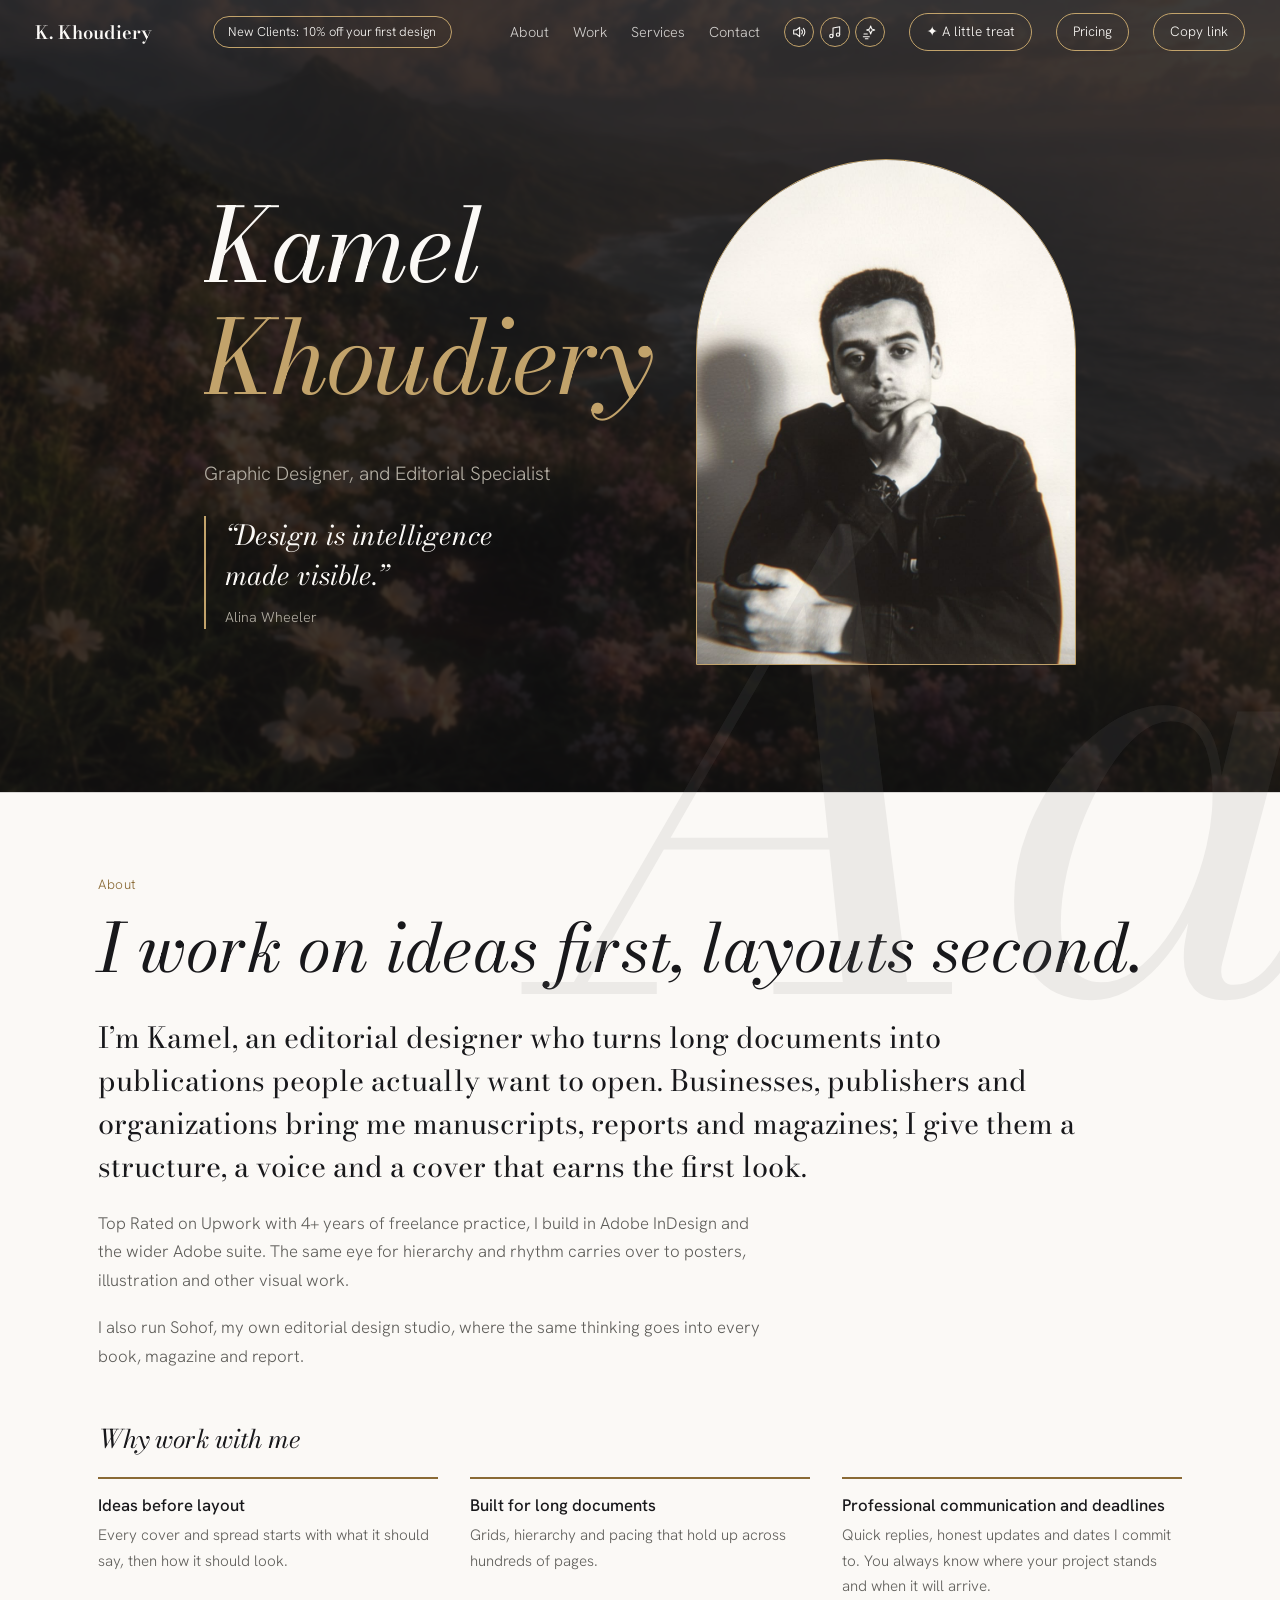
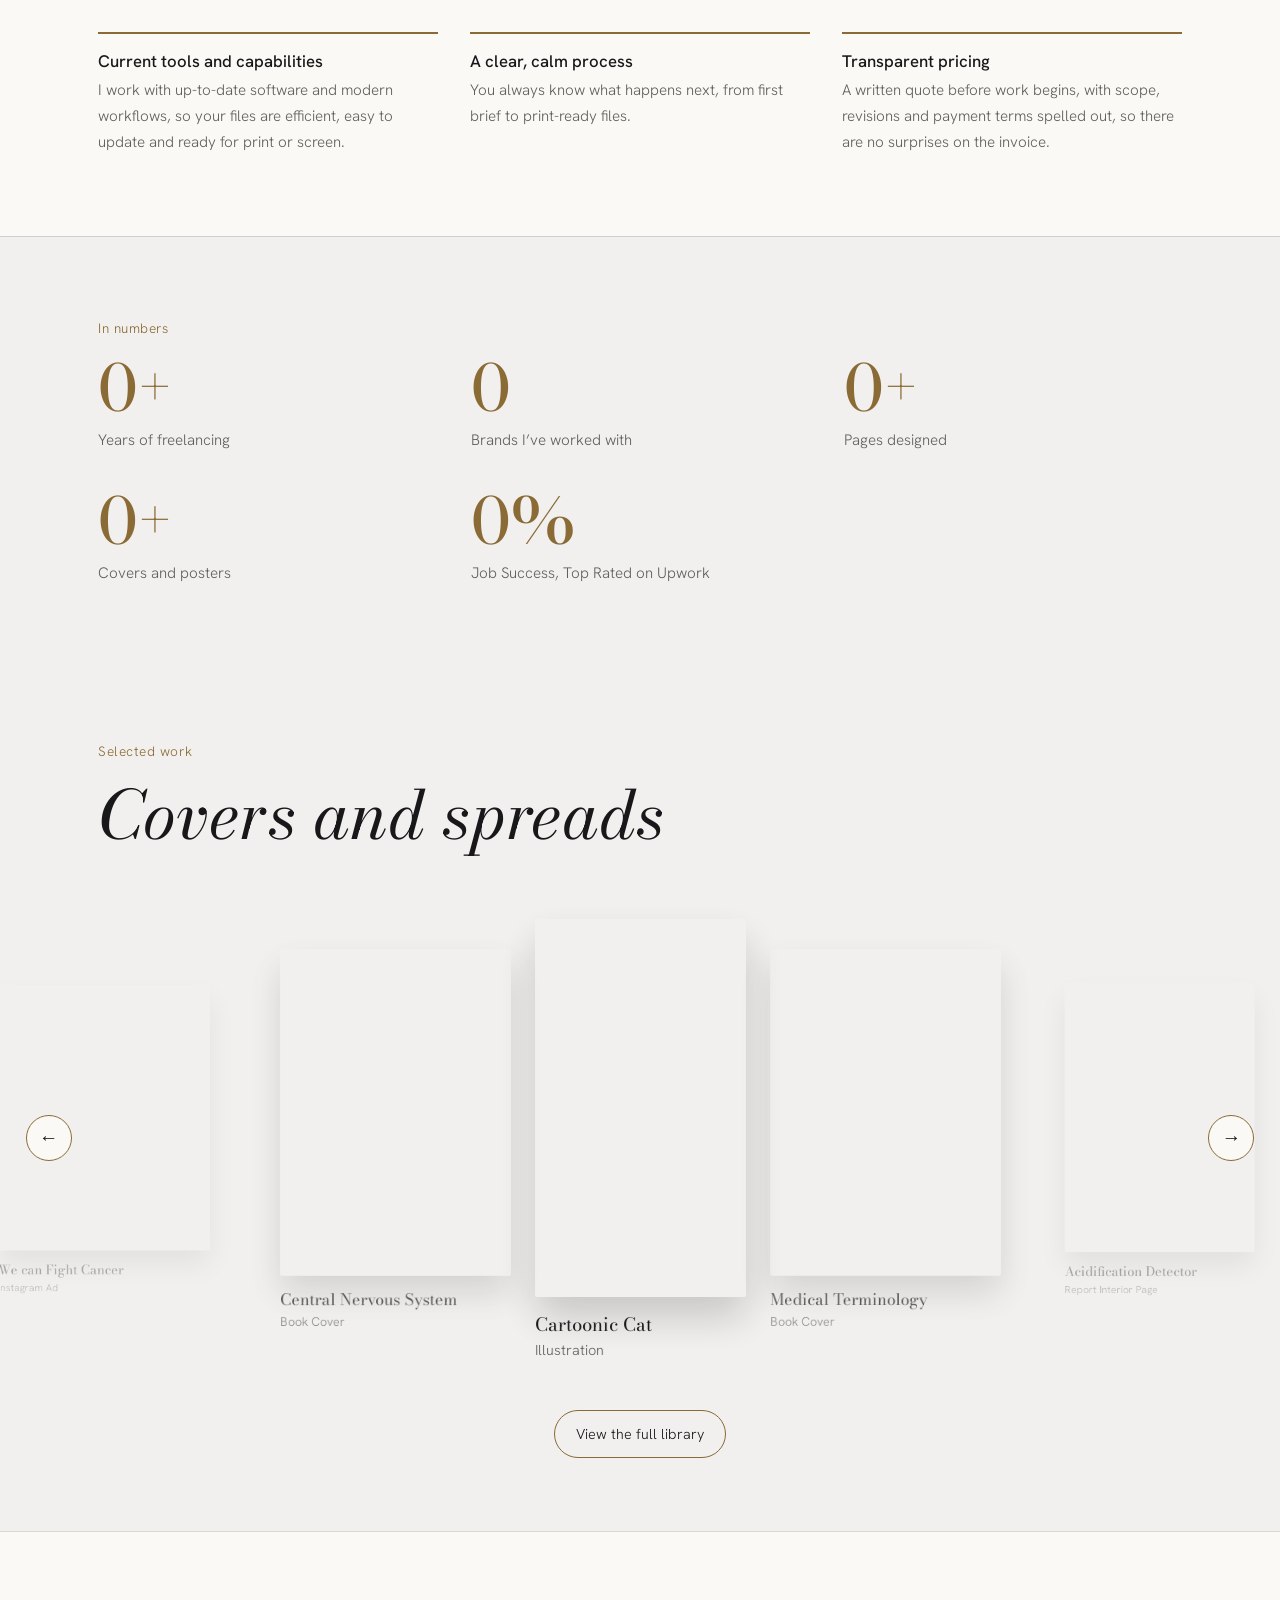
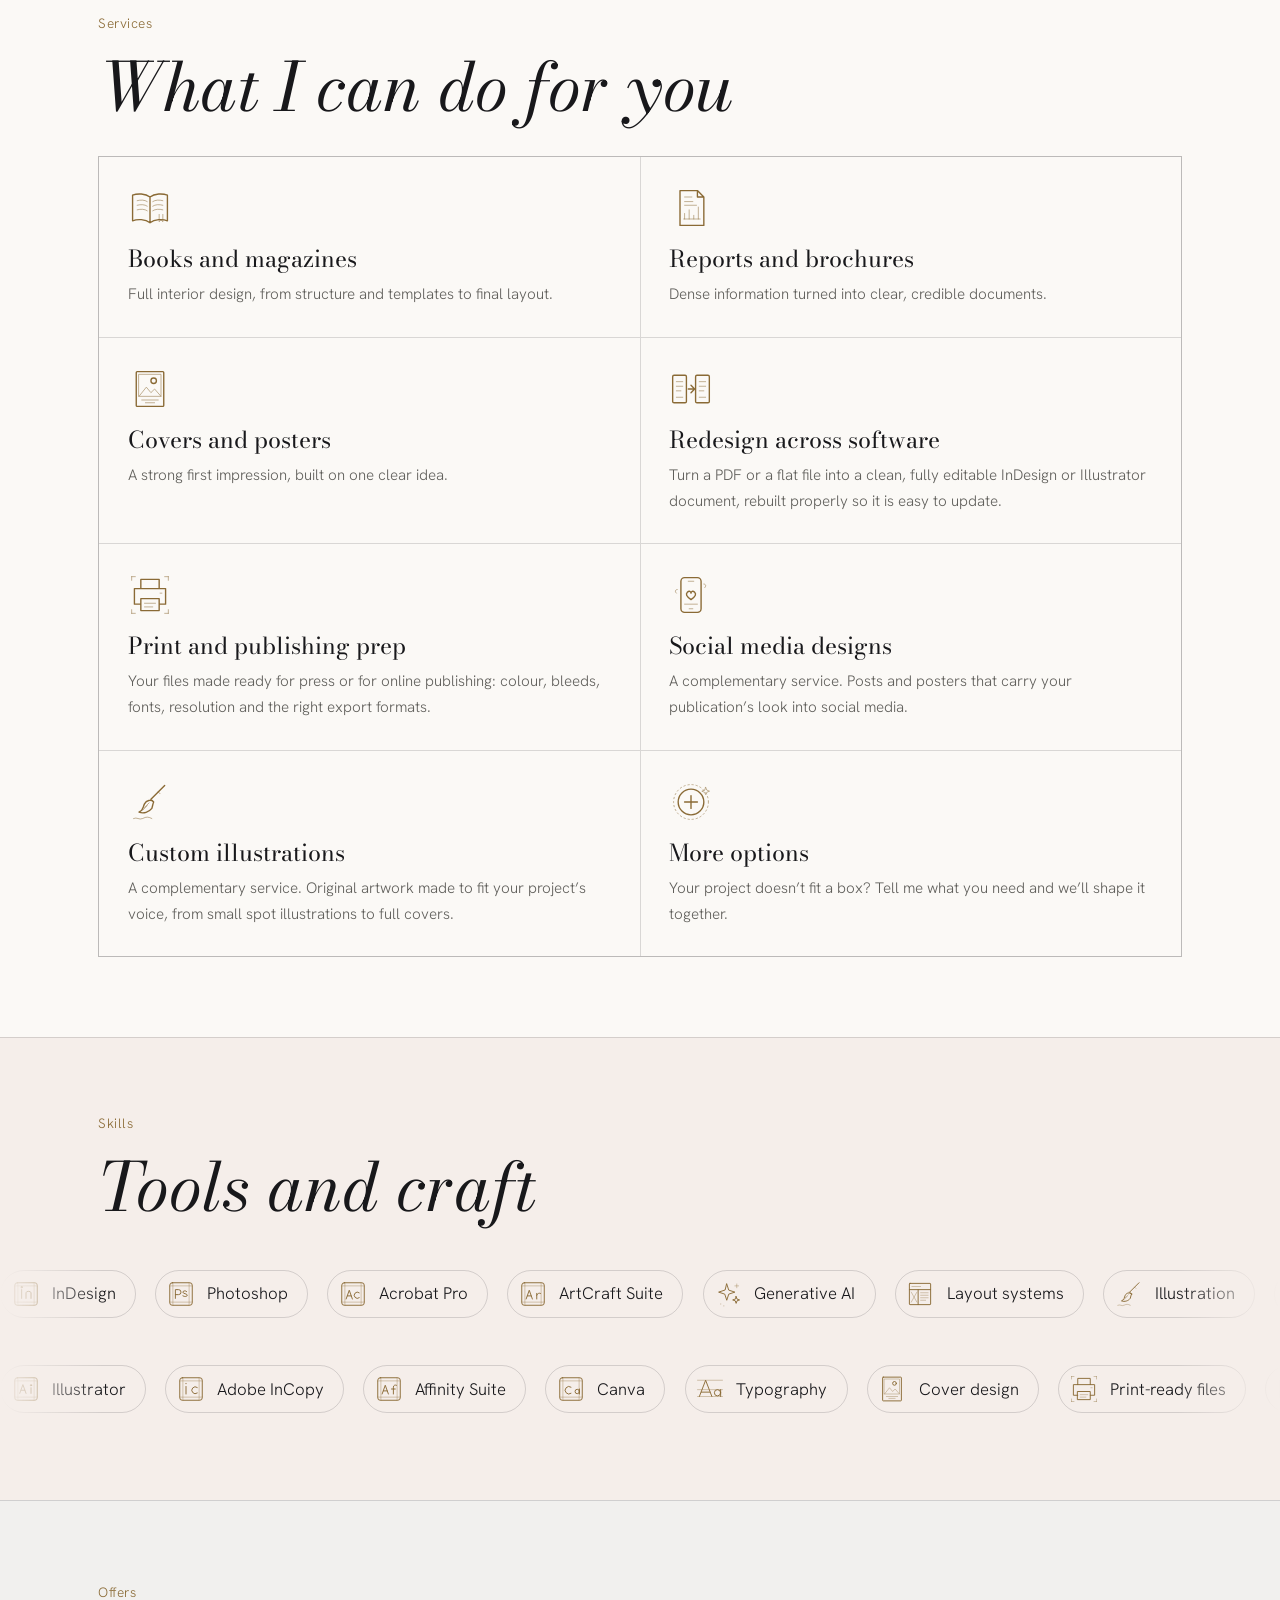
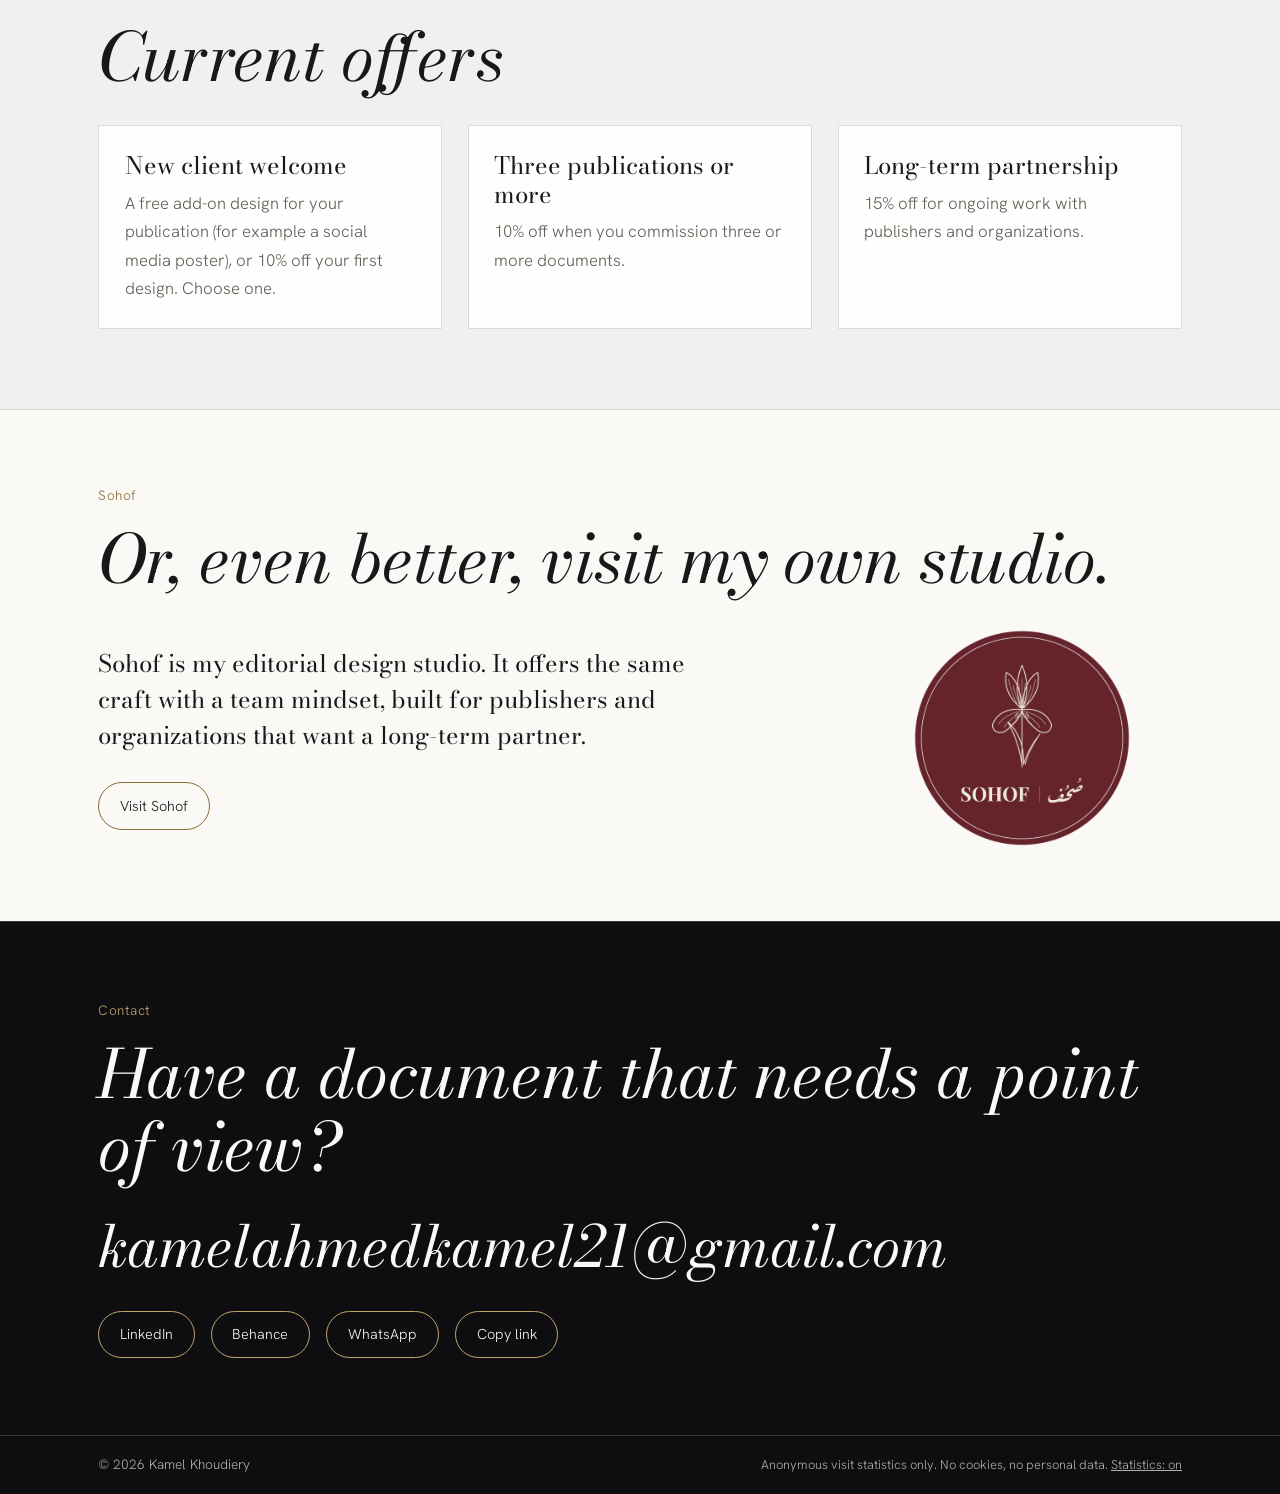
<file: index.html>
<!DOCTYPE html>
<html lang="en">
<head>
<meta charset="utf-8">
<meta name="viewport" content="width=device-width, initial-scale=1">
<meta http-equiv="Content-Security-Policy" content="default-src 'self'; img-src 'self' data:; script-src 'self'; style-src 'self'; connect-src 'self' https://script.google.com https://script.googleusercontent.com; base-uri 'none'; form-action 'none'; object-src 'none'">
<meta name="referrer" content="strict-origin-when-cross-origin">
<title>Kamel Khoudiery — Editorial Designer</title>
<meta name="description" content="Editorial designer turning long-form documents into engaging publications. Books, magazines, reports, covers.">
<link rel="stylesheet" href="css/style.css">
<link rel="stylesheet" href="css/mobile.css" media="(max-width:700px)">
<link rel="stylesheet" href="css/tablet.css" media="(min-width:701px) and (min-aspect-ratio:7/10) and (max-aspect-ratio:3/2)">
</head>
<body>
<div class="aa" aria-hidden="true">Aa</div>
<header>
<div class="wrap bar">
<div class="lg"><a class="logo" href="#top">K. Khoudiery</a><a class="pill" id="pill" href="#offers" hidden></a></div>
<nav><a class="lk" href="#about">About</a><a class="lk" href="#work">Work</a><a class="lk" href="#services">Services</a><a class="lk" href="#contact">Contact</a><a class="btn sm gift" href="welcome.html"><span class="long">✦ A little treat</span><span class="short">✦ Treat</span></a><button class="btn sm" id="pricebtn" type="button">Pricing</button><button class="btn sm cp" data-share>Copy link</button></nav>
</div></header>

<main id="top">
<section class="hero dark"><div class="wrap">
<div>
<h1><span><i>Kamel</i></span><span><i>Khoudiery</i></span></h1>
<p class="role" data-site="role">Graphic Designer, and Editorial Specialist</p>
<blockquote class="quote"><p data-site="quote">“Design is intelligence made visible.”</p><cite data-site="quote_by">Alina Wheeler</cite></blockquote>
</div>
<div class="portrait"><img src="photos/portrait.jpg" alt="Portrait of Kamel Khoudiery"></div>
</div></section>

<section id="about"><div class="wrap">
<p class="folio">About</p>
<h2 data-site="about_title">I work on ideas first, layouts second.</h2>
<p class="lead" data-site="about1"></p>
<p class="more" data-site="about2"></p>
<p class="more" data-site="about3"></p>
<h3 class="mini" data-site="reasons_title">Why work with me</h3>
<div class="reasons" id="reasons"></div>
</div></section>

<section id="numbers"><div class="wrap"><p class="folio" data-site="numbers_title">In numbers</p><div class="grid"></div></div></section>

<section id="brands"><div class="wrap"><p class="folio" data-site="brands_title">Trusted by</p></div><div class="marquee" id="logos"></div></section>

<section id="work"><div class="wrap"><p class="folio">Selected work</p><h2 data-site="work_title">Covers and spreads</h2></div>
<div class="stage"><button class="edge l" id="prev" aria-label="Previous">←</button><div class="rail" id="rail" tabindex="0" aria-label="Selected work"></div><button class="edge r" id="next" aria-label="Next">→</button></div>
<div class="wrap railbar"><a class="btn" href="library.html" data-site="library_button">View the full library</a></div></section>

<section id="services"><div class="wrap"><p class="folio">Services</p><h2 data-site="services_title">What I can do for you</h2><div class="svc" id="svc"></div></div></section>

<section id="skills"><div class="wrap"><p class="folio">Skills</p><h2 data-site="skills_title">Tools and craft</h2></div>
<div class="marquee" id="sk1"></div><div class="marquee" id="sk2"></div></section>

<section id="offers"><div class="wrap"><p class="folio">Offers</p><h2 data-site="offers_title">Current offers</h2><div class="offers" id="offerlist"></div></div></section>

<section id="sohof"><div class="wrap"><p class="folio">Sohof</p><h2 data-site="sohof_title">Or, even better, visit my own studio.</h2>
<div class="sohofgrid"><div><p class="lead" data-site="sohof_text"></p><a class="btn" href="sohof.html" data-site="sohof_button">Visit Sohof</a></div>
<div class="logoslot"><img src="photos/sohof-logo.png" alt="Sohof logo" data-opt></div></div>
</div></section>

<section id="contact" class="contact dark"><div class="wrap">
<p class="folio">Contact</p>
<h2 data-site="contact_title">Have a document that needs a point of view?</h2>
<a class="mail" data-href="email" data-site="email" href="#"></a>
<div class="links"><a class="btn" data-href="linkedin" href="#">LinkedIn</a><a class="btn" data-href="behance" href="#">Behance</a><a class="btn" id="wa" href="#" hidden>WhatsApp</a><button class="btn" data-share>Copy link</button></div>
</div></section>
</main>
<footer class="dark"><div class="wrap"><span data-site="footer">© 2026 Kamel Khoudiery</span><span class="priv" hidden><span data-site="privacy"></span> <button class="optout" id="optout" type="button"></button></span></div></footer>

<dialog id="pricing" aria-labelledby="pt"><div class="pd"><button type="button" class="pclose" aria-label="Close">×</button><h2 id="pt"></h2><p class="pintro" id="pi"></p><p class="pstd" id="ps"></p><ul class="plist" id="pl"></ul><p class="pnote" id="pf"></p></div></dialog>
<noscript><p style="padding:1rem">Please enable JavaScript to see this site.</p></noscript>
<script src="data/site.js"></script>
<script src="data/numbers.js"></script>
<script src="data/work.js"></script>
<script src="data/services.js"></script>
<script src="data/reasons.js"></script>
<script src="data/offers.js"></script>
<script src="data/skills.js"></script>
<script src="data/pricing.js"></script>
<script src="data/logos.js"></script>
<script src="data/workfiles.js"></script>
<script src="data/sounds.js"></script>
<script src="data/analytics.js"></script>
<script src="data/survey.js"></script>
<script src="js/core.js"></script>
<script src="js/fx.js"></script>
<script src="js/track.js"></script>
<script src="js/main.js"></script>
<script src="js/survey.js"></script>
</body>
</html>
</file>
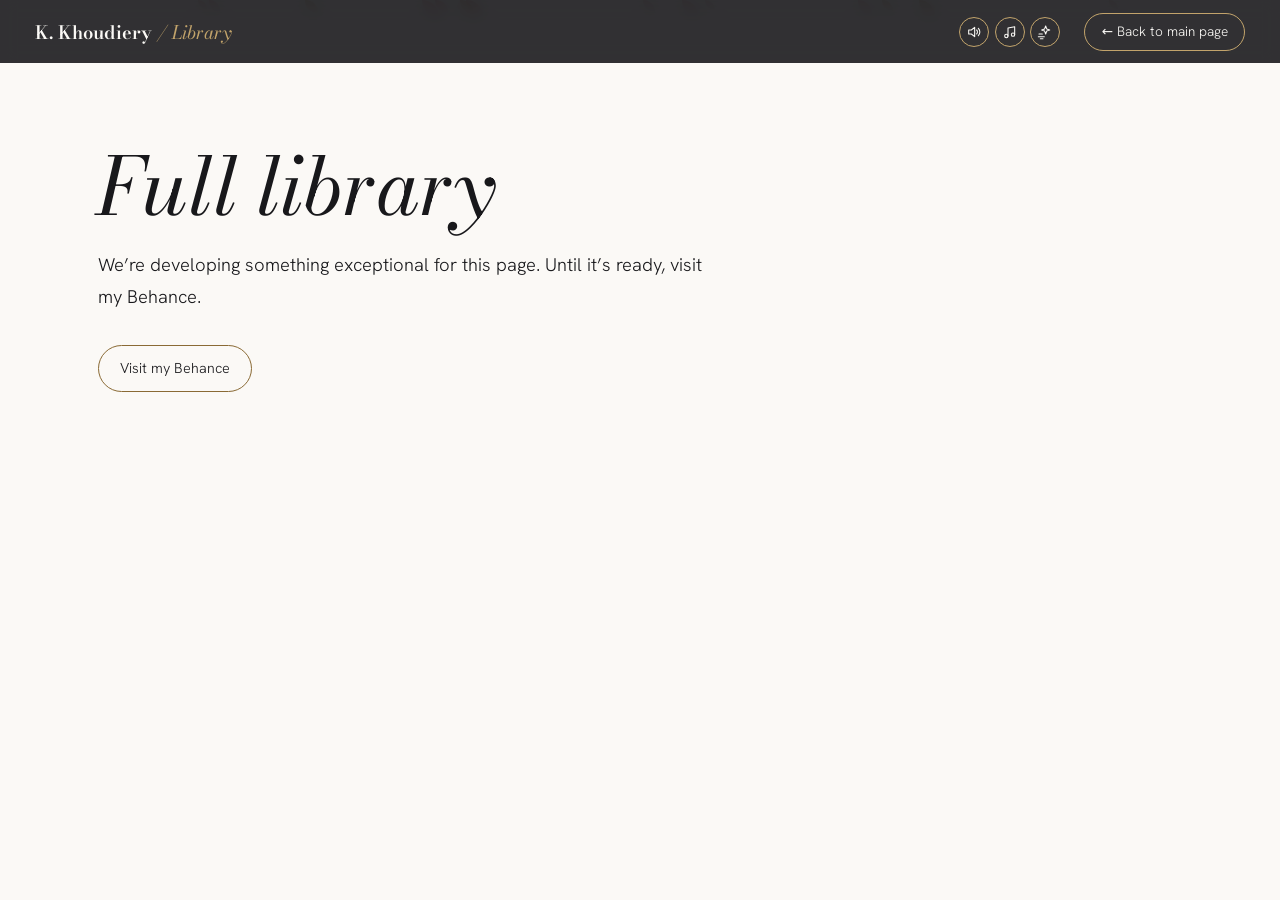
<file: library.html>
<!DOCTYPE html>
<html lang="en">
<head>
<meta charset="utf-8">
<meta name="viewport" content="width=device-width, initial-scale=1">
<meta http-equiv="Content-Security-Policy" content="default-src 'self'; img-src 'self' data:; script-src 'self'; style-src 'self'; connect-src 'self' https://script.google.com https://script.googleusercontent.com; base-uri 'none'; form-action 'none'; object-src 'none'">
<meta name="referrer" content="strict-origin-when-cross-origin">
<title>Library | Kamel Khoudiery</title>
<link rel="stylesheet" href="css/style.css">
<link rel="stylesheet" href="css/mobile.css" media="(max-width:700px)">
<link rel="stylesheet" href="css/tablet.css" media="(min-width:701px) and (min-aspect-ratio:7/10) and (max-aspect-ratio:3/2)">
</head>
<body>
<header><div class="wrap bar"><a class="logo" href="index.html">K. Khoudiery <span class="pn">/ Library</span></a><nav><a class="btn sm" href="index.html">← Back to main page</a></nav></div></header>
<main class="sub"><div class="wrap">
<h1 data-site="library_title">Library</h1>

<p data-site="library_text"></p>
<a class="btn" data-href="behance" data-site="library_button2" href="#">Continue</a>
</div></main>
<script src="data/site.js"></script>
<div class="petals" id="petals" aria-hidden="true"></div>
<script src="data/sounds.js"></script>
<script src="data/analytics.js"></script>
<script src="js/core.js"></script>
<script src="js/fx.js"></script>
<script src="js/track.js"></script>
<script src="js/sub.js"></script>
</body>
</html>
</file>
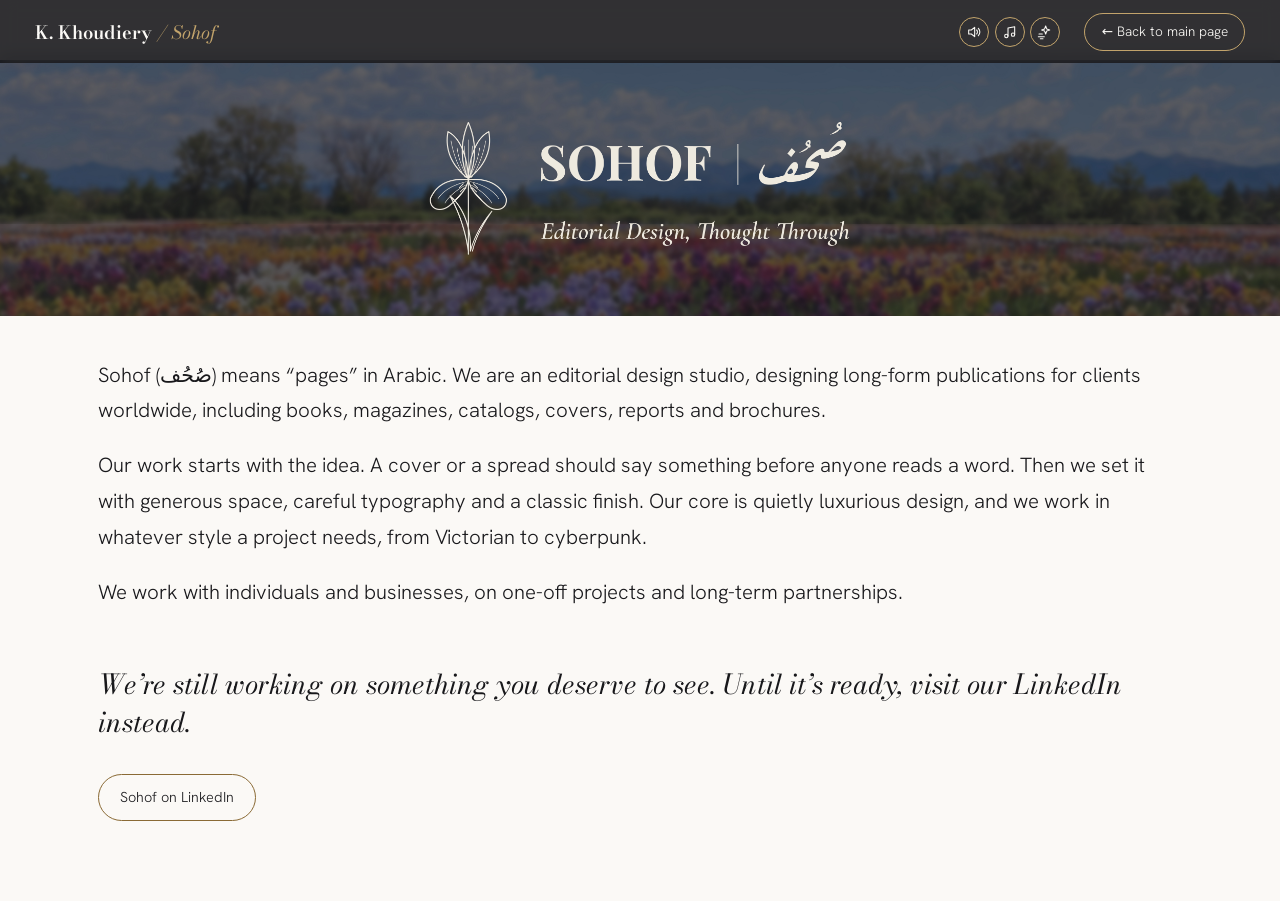
<file: sohof.html>
<!DOCTYPE html>
<html lang="en">
<head>
<meta charset="utf-8">
<meta name="viewport" content="width=device-width, initial-scale=1">
<meta http-equiv="Content-Security-Policy" content="default-src 'self'; img-src 'self' data:; script-src 'self'; style-src 'self'; connect-src 'self' https://script.google.com https://script.googleusercontent.com; base-uri 'none'; form-action 'none'; object-src 'none'">
<meta name="referrer" content="strict-origin-when-cross-origin">
<title>Sohof | Kamel Khoudiery</title>
<link rel="stylesheet" href="css/style.css">
<link rel="stylesheet" href="css/mobile.css" media="(max-width:700px)">
<link rel="stylesheet" href="css/tablet.css" media="(min-width:701px) and (min-aspect-ratio:7/10) and (max-aspect-ratio:3/2)">
</head>
<body>
<header><div class="wrap bar"><a class="logo" href="index.html">K. Khoudiery <span class="pn">/ Sohof</span></a><nav><a class="btn sm" href="index.html">← Back to main page</a></nav></div></header>
<main class="sub sohofpage">
<img class="banner" src="photos/sohof.jpg" alt="Sohof" data-opt>
<div class="wrap">
<h1 class="vh" data-site="sohof_page_title">Sohof</h1>
<div class="intro"><p data-site="sohof_intro1"></p><p data-site="sohof_intro2"></p><p data-site="sohof_intro3"></p></div>
<p class="invite" data-site="sohof_page_text"></p>
<a class="btn" data-href="sohof_linkedin" data-site="sohof_page_button" href="#">Sohof on LinkedIn</a>
</div></main>
<script src="data/site.js"></script>
<script src="data/sounds.js"></script>
<script src="data/analytics.js"></script>
<script src="js/core.js"></script>
<script src="js/fx.js"></script>
<script src="js/track.js"></script>
<script src="js/sub.js"></script>
</body>
</html>
</file>
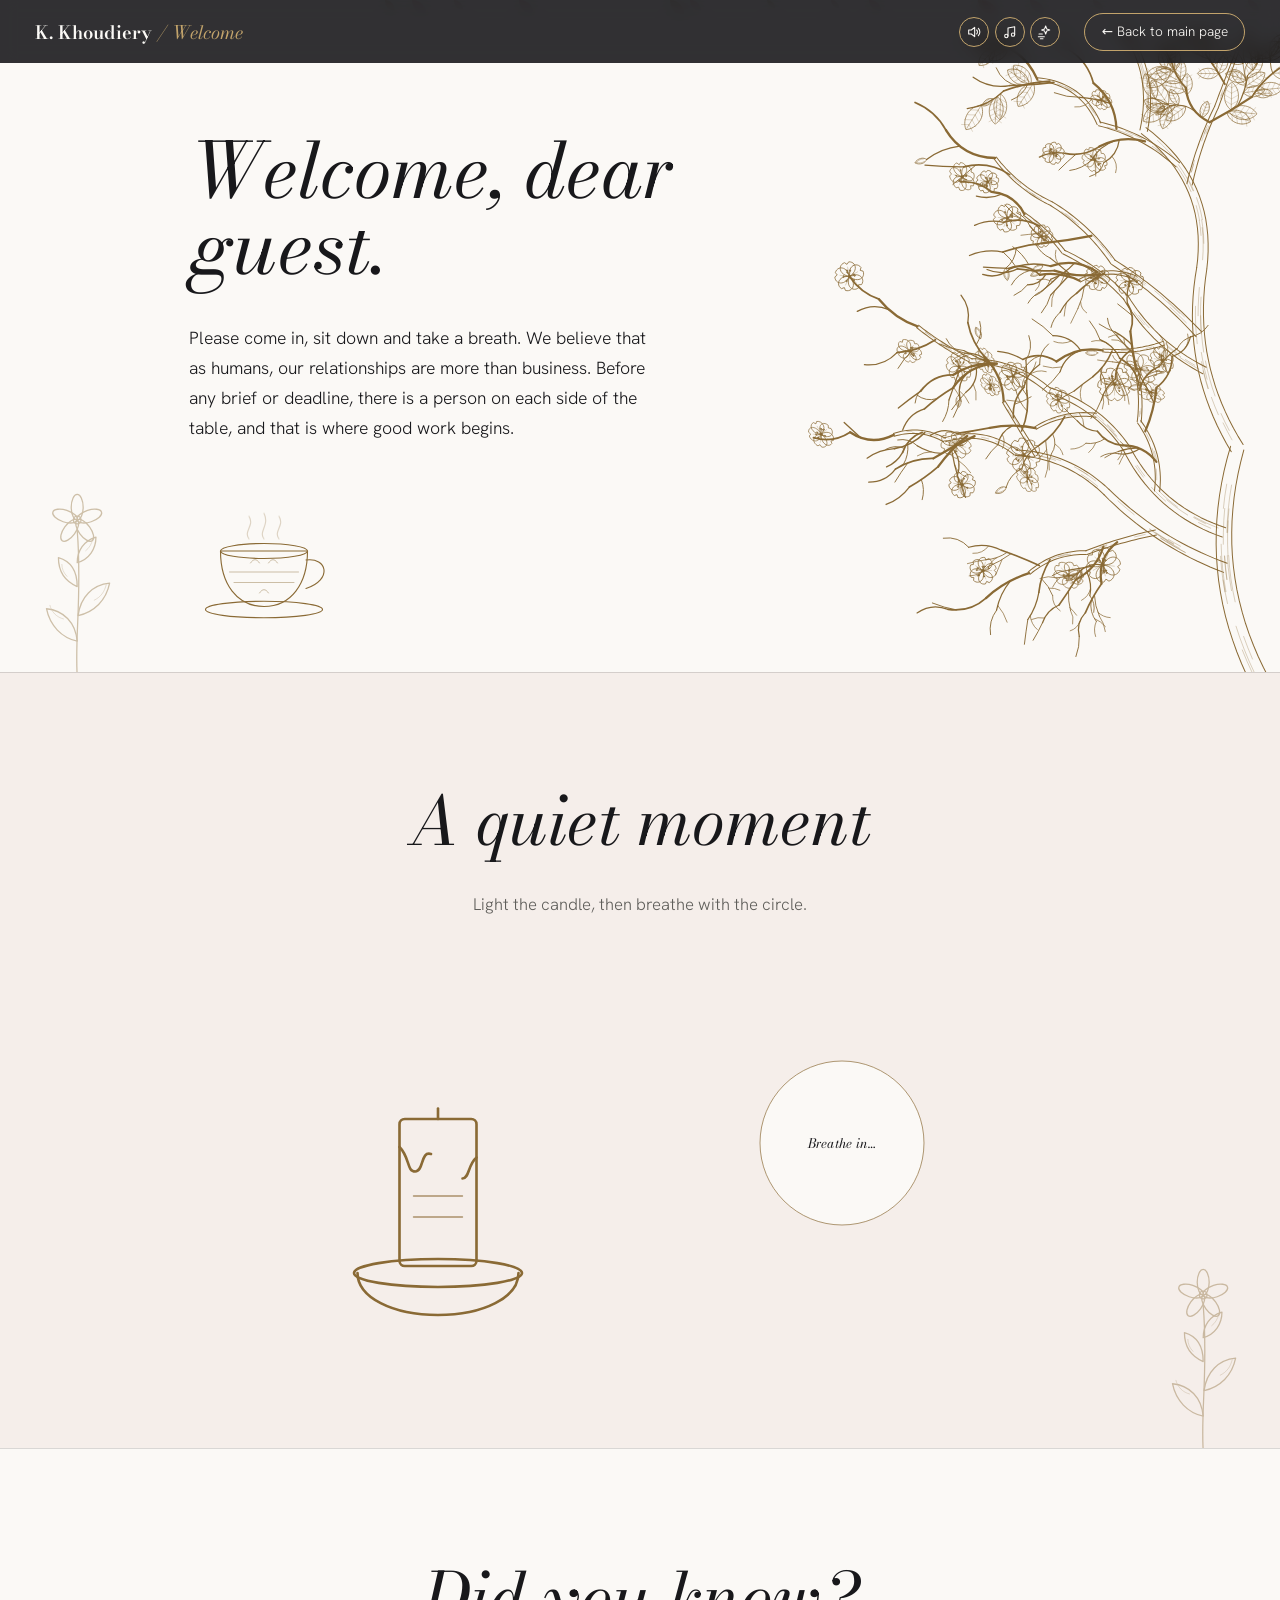
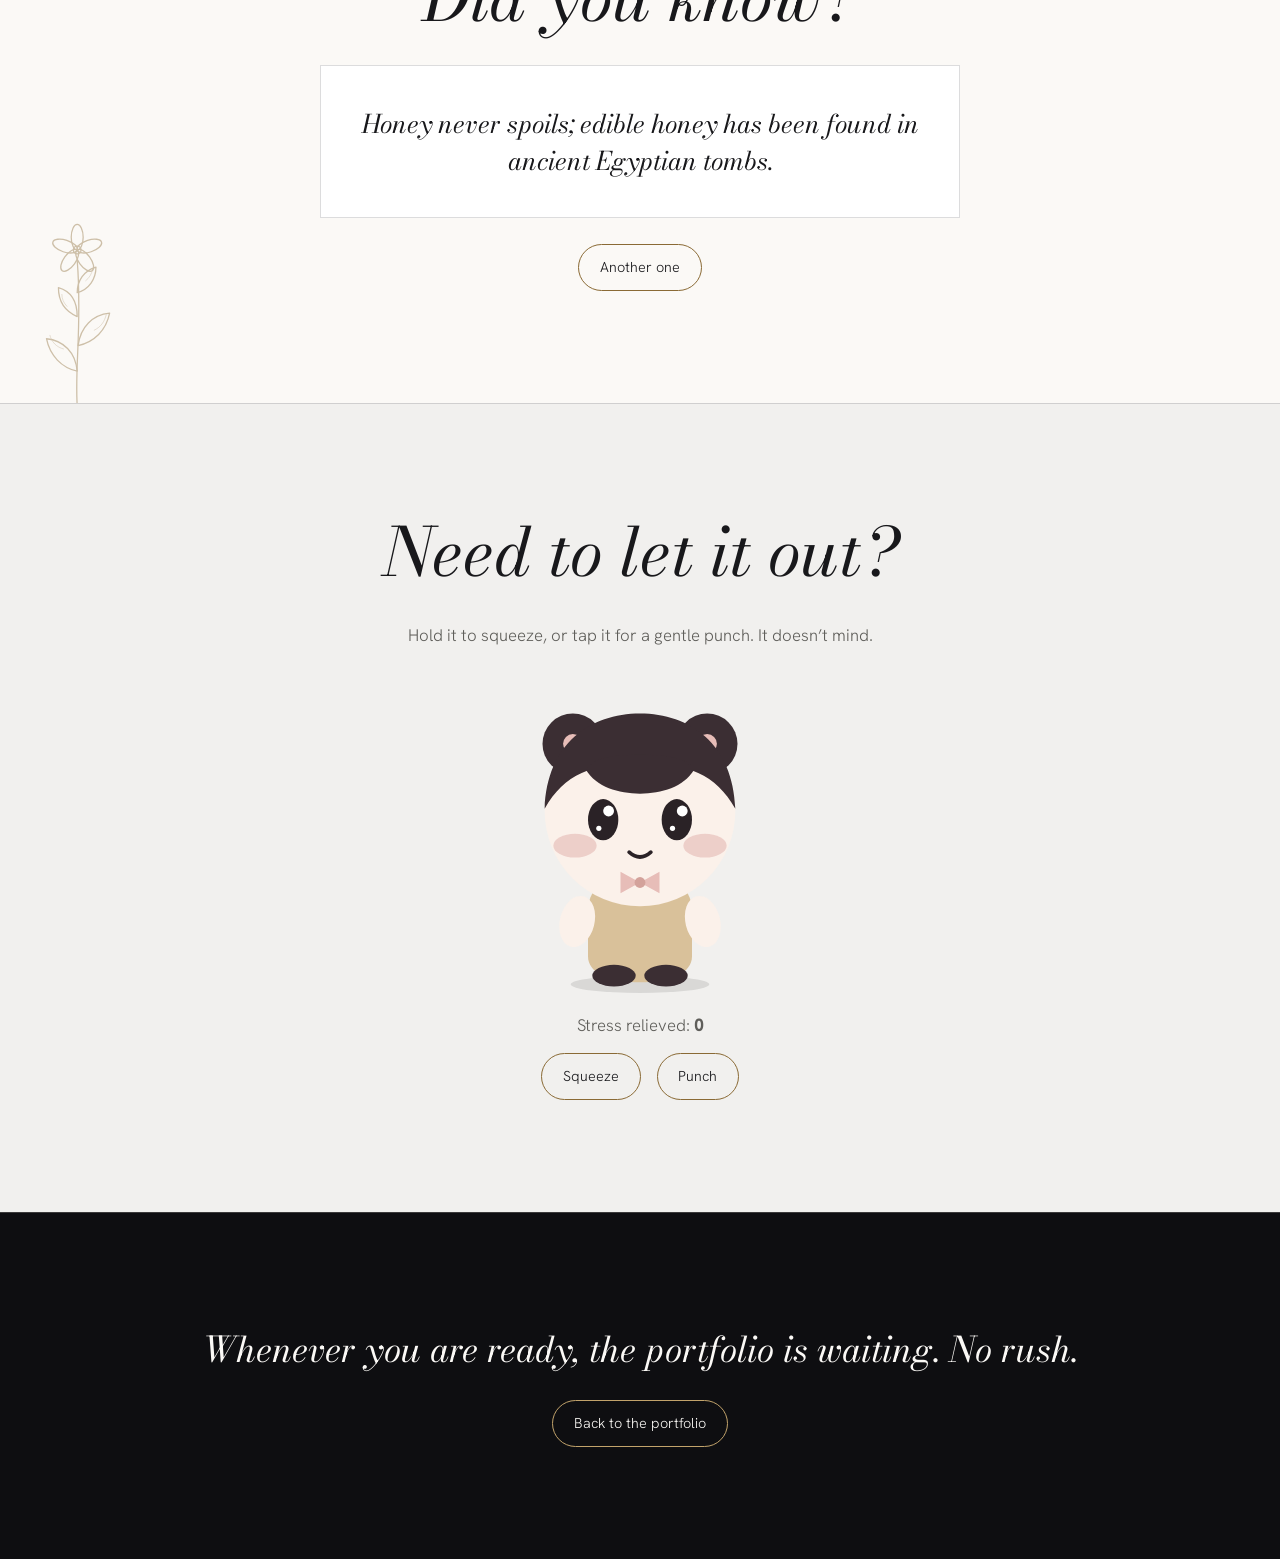
<file: welcome.html>
<!DOCTYPE html>
<html lang="en">
<head>
<meta charset="utf-8">
<meta name="viewport" content="width=device-width, initial-scale=1">
<meta http-equiv="Content-Security-Policy" content="default-src 'self'; img-src 'self' data:; script-src 'self'; style-src 'self'; connect-src 'self' https://script.google.com https://script.googleusercontent.com; base-uri 'none'; form-action 'none'; object-src 'none'">
<meta name="referrer" content="strict-origin-when-cross-origin">
<title>Welcome | Kamel Khoudiery</title>
<link rel="stylesheet" href="css/style.css">
<link rel="stylesheet" href="css/mobile.css" media="(max-width:700px)">
<link rel="stylesheet" href="css/tablet.css" media="(min-width:701px) and (min-aspect-ratio:7/10) and (max-aspect-ratio:3/2)">
<link rel="stylesheet" href="css/welcome.css">
</head>
<body>
<svg width="0" height="0" style="position:absolute" aria-hidden="true"><defs>
<symbol id="sprig" viewBox="0 0 120 220">
<path d="M60 216C57 170 66 120 60 46"/>
<path d="M60 176C42 172 28 158 24 138C44 140 58 154 60 176Z"/>
<path d="M61 146C80 142 94 128 98 108C78 110 64 124 61 146Z"/>
<path d="M60 112C46 106 38 94 38 78C52 82 60 94 60 112Z"/>
<path d="M60 84C74 80 82 68 82 54C68 58 60 70 60 84Z"/>
<g transform="translate(60 34)"><ellipse cx="0" cy="-15" rx="7" ry="15"/><ellipse cx="0" cy="-15" rx="7" ry="15" transform="rotate(72)"/><ellipse cx="0" cy="-15" rx="7" ry="15" transform="rotate(144)"/><ellipse cx="0" cy="-15" rx="7" ry="15" transform="rotate(216)"/><ellipse cx="0" cy="-15" rx="7" ry="15" transform="rotate(288)"/><circle r="4.5"/></g>
<path class="fine" d="M44 150c-8-2-14-8-16-16M80 128c8-4 12-10 14-18M48 100c-4-4-6-9-6-14M70 70c4-3 7-8 8-13"/>
</symbol>
<symbol id="cup" viewBox="0 0 200 170">
<ellipse cx="100" cy="150" rx="78" ry="11"/>
<path d="M42 72h116c0 44-22 74-58 74S42 116 42 72z"/>
<ellipse cx="100" cy="72" rx="58" ry="10"/>
<path d="M156 84c28-4 36 26 0 38"/>
<path class="fine" d="M54 100h92M60 114h80M82 88c4-6 8-6 12 0M106 88c4-6 8-6 12 0M94 128c4-6 8-6 12 0"/>
<path class="steam" d="M80 56c-8-10 8-18 0-30"/><path class="steam" d="M100 56c-8-10 8-18 0-34"/><path class="steam" d="M120 56c-8-10 8-18 0-30"/>
</symbol></defs></svg>

<header><div class="wrap bar"><a class="logo" href="index.html">K. Khoudiery <span class="pn">/ Welcome</span></a><nav><a class="btn sm" href="index.html">← Back to main page</a></nav></div></header>
<main>
<section class="wh"><div class="wrap">
<div><h1 data-site="title">Welcome, dear guest.</h1><p data-site="text"></p></div>
<svg class="cup line" viewBox="0 0 200 170" aria-hidden="true"><use href="#cup"/></svg>
</div>
<img class="sakura" src="vectors/sakura.svg" alt="" aria-hidden="true" decoding="async" fetchpriority="low">
<svg class="sp line l" viewBox="0 0 120 220" aria-hidden="true"><use href="#sprig"/></svg>
<span class="tw" aria-hidden="true">✦</span><span class="tw t2" aria-hidden="true">✦</span><span class="tw t3" aria-hidden="true">✦</span>
</section>

<section class="wsec blush"><div class="wrap">
<h2 data-site="breathe_title">A quiet moment</h2><p class="soft" data-site="breathe_text"></p>
<div class="brw">
<svg id="candle" viewBox="0 0 120 220" role="button" tabindex="0" aria-label="Light or blow out the candle">
<circle class="halo" cx="60" cy="62" r="52"/>
<g class="flame"><path d="M60 92c-13-16-11-34 0-56 11 22 13 40 0 56z"/><path class="in" d="M60 88c-6-8-5-16 0-26 5 10 6 18 0 26z"/></g>
<path d="M60 96v-6"/><rect x="38" y="96" width="44" height="84" rx="3"/>
<path d="M38 112c6 6 4 14 9 14s3-12 9-10M82 118c-5 4-4 12-8 12"/>
<path class="fine" d="M46 140h28M46 152h28"/>
<ellipse cx="60" cy="184" rx="48" ry="8"/><path d="M14 184c0 14 20 24 46 24s46-10 46-24"/>
</svg>
<div class="ring"><span id="btext">Breathe in…</span></div>
</div></div>
<svg class="sp line r" viewBox="0 0 120 220" aria-hidden="true"><use href="#sprig"/></svg>
</section>

<section class="wsec"><div class="wrap">
<h2 data-site="facts_title">Did you know?</h2>
<div class="fact" id="fact"><p id="ftext"></p></div>
<button class="btn" id="fnext" data-site="facts_button">Another one</button>
</div>
<svg class="sp line l" viewBox="0 0 120 220" aria-hidden="true"><use href="#sprig"/></svg>
</section>

<section class="wsec grey"><div class="wrap">
<h2 data-site="plush_title">Need to let it out?</h2><p class="soft" data-site="plush_text"></p>
<div class="pbox" id="plushbox">
<svg id="plush" viewBox="0 0 240 290" role="button" tabindex="0" aria-label="Squeeze or punch the plushie"><g class="pl">
<ellipse cx="120" cy="280" rx="64" ry="8" fill="#0000001a"/>
<circle cx="58" cy="58" r="28" fill="#3b2e33"/><circle cx="182" cy="58" r="28" fill="#3b2e33"/>
<circle cx="58" cy="58" r="9" fill="#e7bdb8"/><circle cx="182" cy="58" r="9" fill="#e7bdb8"/>
<path d="M72 212c0-24 22-36 48-36s48 12 48 36v42c0 16-20 24-48 24s-48-8-48-24z" fill="#d9c19a"/>
<ellipse cx="62" cy="222" rx="16" ry="24" fill="#fbf1ea" transform="rotate(14 62 222)"/><ellipse cx="178" cy="222" rx="16" ry="24" fill="#fbf1ea" transform="rotate(-14 178 222)"/>
<ellipse cx="96" cy="272" rx="20" ry="10" fill="#3b2e33"/><ellipse cx="144" cy="272" rx="20" ry="10" fill="#3b2e33"/>
<circle cx="120" cy="120" r="88" fill="#fbf1ea"/>
<path d="M32 118C34 58 74 30 120 30s86 28 88 88c-18-32-44-42-88-42S50 86 32 118z" fill="#3b2e33"/>
<path d="M70 82c10 16 30 22 50 22s40-6 50-22c-6-10-20-14-50-14s-44 4-50 14z" fill="#3b2e33"/>
<ellipse cx="60" cy="152" rx="20" ry="11" fill="#e7bdb8" opacity=".65"/><ellipse cx="180" cy="152" rx="20" ry="11" fill="#e7bdb8" opacity=".65"/>
<g class="eo"><ellipse cx="86" cy="128" rx="14" ry="19" fill="#2a2226"/><ellipse cx="154" cy="128" rx="14" ry="19" fill="#2a2226"/><circle cx="91" cy="120" r="5" fill="#fff"/><circle cx="159" cy="120" r="5" fill="#fff"/><circle cx="82" cy="136" r="2.4" fill="#fff"/><circle cx="150" cy="136" r="2.4" fill="#fff"/></g>
<g class="es" fill="none" stroke="#2a2226" stroke-width="5" stroke-linecap="round" stroke-linejoin="round"><path d="M72 116l22 12-22 12"/><path d="M168 116l-22 12 22 12"/></g>
<path d="M110 158q10 9 20 0" fill="none" stroke="#2a2226" stroke-width="3.5" stroke-linecap="round"/>
<path d="M120 186l-18-10v20zM120 186l18-10v20z" fill="#e7bdb8"/><circle cx="120" cy="186" r="5" fill="#d3a29b"/>
</g></svg></div>
<p class="cntl">Stress relieved: <b id="cnt">0</b></p>
<div class="prow"><button class="btn" id="bSq">Squeeze</button><button class="btn" id="bPu">Punch</button></div>
</div></section>

<section class="wend dark"><div class="wrap"><p class="lead" data-site="closing"></p><a class="btn" href="index.html" data-site="back_button">Back to the portfolio</a></div></section>
</main>
<div class="petals" id="petals" aria-hidden="true"></div>
<script src="data/welcome.js"></script>
<script src="data/facts.js"></script>
<script src="data/sounds.js"></script>
<script src="data/analytics.js"></script>
<script src="js/core.js"></script>
<script src="js/fx.js"></script>
<script src="js/track.js"></script>
<script src="js/welcome.js"></script>
</body>
</html>
</file>
<file: css/style.css>
/* FONTS (files live in /fonts) */
@font-face{font-family:"Bodoni Moda";font-weight:400;font-style:normal;font-display:swap;src:url(../fonts/bodoni-moda-latin-400-normal.woff2) format("woff2")}
@font-face{font-family:"Bodoni Moda";font-weight:600;font-style:normal;font-display:swap;src:url(../fonts/bodoni-moda-latin-600-normal.woff2) format("woff2")}
@font-face{font-family:"Bodoni Moda";font-weight:400;font-style:italic;font-display:swap;src:url(../fonts/bodoni-moda-latin-400-italic.woff2) format("woff2")}
@font-face{font-family:"Hanken Grotesk";font-weight:300;font-display:swap;src:url(../fonts/hanken-grotesk-latin-300-normal.woff2) format("woff2")}
@font-face{font-family:"Hanken Grotesk";font-weight:400;font-display:swap;src:url(../fonts/hanken-grotesk-latin-400-normal.woff2) format("woff2")}
@font-face{font-family:"Hanken Grotesk";font-weight:500;font-display:swap;src:url(../fonts/hanken-grotesk-latin-500-normal.woff2) format("woff2")}
/* COLOURS: --paper is the light background, --pink the soft accent, --veil the darkness over the hero photo (0.7 to 0.9) */
:root{--ink:#0e0e11;--paper:#fbf9f6;--veil:.8;--serif:"Bodoni Moda","Didot",Georgia,serif;--sans:"Hanken Grotesk",system-ui,sans-serif;
--fg:#18181b;--sub:#5f5e5a;--acc:#8a6a35;--line:#18181b26;--bg:var(--paper)}
.dark{--fg:var(--paper);--sub:#b4afa4;--acc:#c2a36b;--line:#f1ece233;--bg:var(--ink)}
*{box-sizing:border-box;margin:0}
[hidden]{display:none!important}
html{scroll-behavior:smooth}
body{background:var(--paper);color:var(--fg);font:300 1.05rem/1.7 var(--sans);overflow-x:hidden}
.aa{position:fixed;right:-4vw;bottom:-14vw;font:italic 400 48vw/1 var(--serif);color:#fff;mix-blend-mode:difference;opacity:.06;pointer-events:none;z-index:2}
a{color:inherit}
:focus-visible{outline:2px solid var(--acc);outline-offset:4px}
.wrap{max-width:1180px;margin:0 auto;padding:0 clamp(1.1rem,4vw,3rem)}
section,footer{background:var(--bg);color:var(--fg)}
section{position:relative;overflow:hidden;padding:clamp(3.5rem,8vw,7rem) 0;border-top:1px solid var(--line)}
h2{font:italic 400 clamp(2.1rem,5.4vw,4.2rem)/1.08 var(--serif);margin-bottom:2rem}
.folio{font-size:.85rem;color:var(--acc);letter-spacing:.04em;margin-bottom:1rem}
.btn{display:inline-block;font:inherit;font-size:.9rem;color:var(--fg);text-decoration:none;border:1px solid var(--acc);padding:.65rem 1.3rem;border-radius:99px;background:none;cursor:pointer;transition:.25s}
.btn:hover{background:var(--acc);color:var(--ink)}
.btn.sm{font-size:.85rem;padding:.4rem 1rem;color:var(--paper);border-color:#c2a36b}
.btn.sm:hover{background:#c2a36b;color:var(--ink)}

header{position:fixed;top:0;left:0;right:0;z-index:10;background:#0e0e11d9;backdrop-filter:blur(8px);-webkit-backdrop-filter:blur(8px);color:var(--paper);transition:background .35s}
header.at-top{background:transparent;backdrop-filter:none;-webkit-backdrop-filter:none}
header .bar{display:flex;justify-content:space-between;align-items:center;gap:1rem;max-width:1560px;padding:.8rem clamp(1.1rem,3vw,2.2rem)}
.logo{font:600 1.15rem var(--serif);text-decoration:none}.pn{font-style:italic;font-weight:400;color:#c2a36b}
nav{display:flex;gap:clamp(.7rem,2vw,1.5rem);align-items:center;font-size:.9rem}
nav .lk{text-decoration:none;opacity:.8}nav .lk:hover{opacity:1;color:#c2a36b}

.hero{min-height:100vh;min-height:100svh;display:grid;align-items:center;border:0;padding-top:7rem;background:var(--ink)}
.hero::before{content:"";position:absolute;inset:0;background:url(../photos/hero-bg.jpg) center/cover no-repeat}
.hero::after{content:"";position:absolute;inset:0;background:var(--ink);opacity:var(--veil)}
.hero .wrap{position:relative;z-index:1;display:grid;grid-template-columns:minmax(0,1.5fr) minmax(0,1fr);gap:3rem;max-width:1560px;padding:0 clamp(1.1rem,3vw,2.2rem);align-items:center}
.hero h1{font:400 clamp(3rem,8.2vw,7.7rem)/.98 var(--serif);letter-spacing:-.02em}
.hero h1 span{display:block;overflow:hidden;padding:0 .15em .22em 0;margin-bottom:-.1em}
.hero h1 span i{display:block;transform:translateY(130%);animation:up 1.1s cubic-bezier(.2,.8,.2,1) forwards}
.hero h1 span:nth-child(2) i{animation-delay:.15s;font-style:italic;color:var(--acc)}
@keyframes up{to{transform:none}}
.role{margin:2.4rem 0 1.6rem;font-size:1.2rem;color:var(--sub)}
.quote{border-left:2px solid var(--acc);padding-left:1.2rem;max-width:36ch}
.quote p{font:italic 400 clamp(1.3rem,2.6vw,1.7rem)/1.45 var(--serif)}
.quote cite{display:block;margin-top:.6rem;font-style:normal;font-size:.9rem;color:var(--sub)}
.portrait{position:relative;aspect-ratio:3/4;border-radius:999px 999px 0 0;overflow:hidden;background:#ffffff0d;border:1px solid var(--acc);animation:fade 1.6s .4s both;max-width:500px;width:100%;justify-self:end}
.portrait::before{content:"KK";position:absolute;inset:0;display:grid;place-items:center;font:italic 400 6rem var(--serif);color:#f1ece233}
.portrait img{position:absolute;inset:0;width:100%;height:100%;object-fit:cover}
@keyframes fade{from{opacity:0;transform:translateY(20px)}}
@media(max-width:860px){.hero .wrap{grid-template-columns:1fr}.portrait{max-width:280px;justify-self:start}}

#brands{padding:2rem 0}
.marquee{overflow:hidden;margin-top:1rem;-webkit-mask-image:linear-gradient(90deg,#0000,#000 8%,#000 92%,#0000);mask-image:linear-gradient(90deg,#0000,#000 8%,#000 92%,#0000)}
.track{display:flex;align-items:center;width:max-content;animation:mq var(--dur,40s) linear infinite}
.track.rev{animation-direction:reverse}
.marquee:hover .track{animation-play-state:paused}
@keyframes mq{to{transform:translateX(-50%)}}
.brand{height:52px;width:auto;margin-inline-end:4.5rem;opacity:.7;filter:grayscale(1);transition:.3s}
.brand:hover{opacity:1;filter:none}

#numbers .grid{display:grid;grid-template-columns:repeat(auto-fit,minmax(170px,1fr));gap:2.2rem}
.num b{display:block;font:400 clamp(2.4rem,5vw,4rem)/1 var(--serif);color:var(--acc)}
.num span{display:block;margin-top:.5rem;color:var(--sub);font-size:.95rem}

.ph{height:100%;aspect-ratio:3/4;background:var(--c);display:grid;place-items:center;font:italic 400 7rem var(--serif);color:#ffffff40}
.card figcaption{margin-top:.8rem;display:flex;flex-direction:column;font-size:.9rem;color:var(--sub)}
.card figcaption b{font:400 1.15rem var(--serif);color:var(--fg)}

.svc{display:grid;grid-template-columns:repeat(4,1fr);gap:1px;background:var(--line);border:1px solid var(--line)}
.cell{background:var(--paper);padding:1.8rem;transition:background .3s}
.ic img{width:44px;height:44px;display:block;margin-bottom:1rem;animation:fl 5.5s ease-in-out infinite}
.cell:nth-child(2n) .ic img{animation-delay:-2s}.cell:nth-child(3n) .ic img{animation-delay:-4s}
@keyframes fl{50%{transform:translateY(-11px) rotate(4deg)}}
.cell h3{font:400 1.45rem/1.15 var(--serif);margin-bottom:.6rem}
.cell p{color:var(--sub);font-size:.95rem}
@media(max-width:1000px){.svc{grid-template-columns:repeat(2,1fr)}}
@media(max-width:560px){.svc{grid-template-columns:1fr}}

#about .lead{font:400 clamp(1.2rem,2.6vw,1.8rem)/1.5 var(--serif);max-width:34em}
#about .more{color:var(--sub);margin-top:1.2rem;max-width:40em}
.mini{font:italic 400 1.6rem var(--serif);margin:3rem 0 1.2rem}
.reasons{display:grid;grid-template-columns:repeat(3,1fr);gap:2rem}
.reason{position:relative;padding-top:1.1rem}
.reason h3{font:500 1.05rem var(--sans);margin-bottom:.4rem}
.reason p{color:var(--sub);font-size:.95rem}

.offers{display:grid;grid-template-columns:repeat(auto-fit,minmax(260px,1fr));gap:1.6rem}
.offer{border:1px solid var(--line);padding:1.6rem;background:#fffefc}
.offer h3{font:400 1.5rem/1.2 var(--serif);margin-bottom:.5rem}
.offer p{color:var(--sub)}.offer em{display:block;margin-top:.6rem;font-size:.85rem;color:var(--acc)}

#skills .marquee{margin-top:1.2rem}
.chip{display:inline-flex;align-items:center;gap:.7rem;border:1px solid var(--line);border-radius:99px;padding:.5rem 1.2rem .5rem .6rem;margin-inline-end:1.2rem;white-space:nowrap}
.chip img,.bd{width:30px;height:30px}
.bd{display:grid;place-items:center;border:1px solid var(--acc);border-radius:8px;font-size:.7rem;font-style:normal;color:var(--acc)}

#sohof .lead{font:400 clamp(1.1rem,2.2vw,1.5rem)/1.5 var(--serif);max-width:32em;margin-bottom:1.8rem}
.contact{padding:clamp(3rem,6vw,5rem) 0}
.mail{font:italic 400 clamp(1.3rem,5vw,3.6rem)/1.1 var(--serif);text-decoration:none;word-break:break-all;background:linear-gradient(var(--acc),var(--acc)) 0 100%/0 2px no-repeat;transition:background-size .5s}
.mail:hover{background-size:100% 2px}
.links{display:flex;gap:1rem;flex-wrap:wrap;margin-top:2rem}
.contact .btn{color:var(--paper)}.contact .btn:hover{color:var(--ink)}
footer{padding:1.1rem 0;color:var(--sub);font-size:.85rem;border-top:1px solid var(--line)}
footer .wrap{display:flex;justify-content:space-between;align-items:center}


.sub{min-height:80vh;padding:9rem 0 5rem;background:var(--paper)}
.sub h1{font:italic 400 clamp(2.4rem,7vw,5rem)/1.05 var(--serif);margin-bottom:1.4rem}
.sub p{max-width:34em;margin-bottom:2rem;font-size:1.15rem}
.sub .pic{display:block;width:min(100%,640px);aspect-ratio:16/10;object-fit:cover;border:1px solid var(--acc);margin-bottom:1.6rem}
@media(prefers-reduced-motion:reduce){*{animation:none!important;transition:none!important}.hero h1 span i{transform:none}.marquee{overflow-x:auto}}

/* SECTION BACKGROUNDS: off-white, soft grey and a calm blush. Change any colour here. */
#numbers{--bg:#f1f0ee}#brands{--bg:#fbf9f6}#work{--bg:#f1f0ee}#skills{--bg:#f5eeea}#offers{--bg:#f1f0ee}#sohof{--bg:#fbf9f6}
.cell:hover{background:#fffefc}
.pill{font-size:.8rem;color:var(--paper);text-decoration:none;border:1px solid #c2a36b;border-radius:99px;padding:.25rem .9rem;white-space:nowrap;overflow:hidden;text-overflow:ellipsis;max-width:34vw;transition:.25s}
.pill:hover{background:#c2a36b;color:var(--ink)}
.lg{display:flex;align-items:center;gap:3.8rem;min-width:0}
@media(max-width:700px){.btn.sm[data-share]{display:none}.pill{max-width:46vw}}
.stage{position:relative}
.rail{position:relative;isolation:isolate;display:flex;gap:.4rem;align-items:center;overflow-x:auto;scroll-snap-type:x mandatory;scrollbar-width:none;padding:2.2rem 0 1.8rem}
.rail::-webkit-scrollbar{display:none}
.card{flex:none;scroll-snap-align:center;cursor:pointer;transition:transform .25s ease-out,opacity .25s;will-change:transform}
.art{height:clamp(260px,52vh,460px)}
.art img{height:100%;width:auto;display:block;border-radius:2px;box-shadow:0 20px 40px #0000002e}
.edge{position:absolute;top:50%;transform:translateY(-50%);z-index:5;width:46px;height:46px;border-radius:50%;border:1px solid var(--acc);background:var(--paper);color:var(--fg);font-size:1.2rem;cursor:pointer;transition:.25s}
.edge:hover{background:var(--acc);color:var(--ink)}
.edge.l{left:clamp(.5rem,2vw,2rem)}.edge.r{right:clamp(.5rem,2vw,2rem)}
.railbar{display:flex;justify-content:center;margin-top:1.2rem}

/* GLOW: a soft gold light on hover, mouse devices only. Uses box-shadow / text-shadow only, so it never clashes with click animations. */
@media(hover:hover){
.btn:hover,.pill:hover{box-shadow:0 0 14px #c2a36b66}
.edge:hover{box-shadow:0 0 16px #c2a36b73}
nav .lk:hover{text-shadow:0 0 10px #c2a36b99}
a.logo:hover{text-shadow:0 0 10px #c2a36b73}
.card:hover .art img{box-shadow:0 20px 40px #0000002e,0 0 28px #c2a36b66}
.cell:hover{box-shadow:inset 0 0 26px #c2a36b24}
.offer:hover{box-shadow:0 0 22px #c2a36b40}
.chip:hover{box-shadow:0 0 14px #c2a36b59}
.brand:hover{filter:drop-shadow(0 0 8px #c2a36b66)}
.mail:hover{text-shadow:0 0 18px #c2a36b66}
}

/* TOP-BAR SWITCHES and the gift button */
.tg{display:flex;gap:.35rem;align-items:center}
.tgb{width:30px;height:30px;border-radius:50%;border:1px solid #c2a36b;background:none;color:var(--paper);padding:6px;cursor:pointer;position:relative;transition:.25s}
.tgb svg{width:100%;height:100%;display:block}
.tgb[aria-pressed=false]{opacity:.45}
.tgb[aria-pressed=false]::after{content:"";position:absolute;left:5px;right:5px;top:50%;height:1.5px;background:currentColor;transform:rotate(-45deg)}
.gift{animation:giftp 3s ease-in-out infinite}
@keyframes giftp{50%{box-shadow:0 0 16px #c2a36b99}}
@media(hover:hover){.tgb:hover{box-shadow:0 0 12px #c2a36b66}}

/* MICRO-ANIMATIONS: slow and subtle. The Animations switch turns all of these (and every other animation) off. */
@keyframes bob{50%{transform:translateY(-6px)}}
@keyframes breathe{50%{transform:scale(1.035)}}
@keyframes drift{50%{transform:translate(-1.5vw,-1.5vw) rotate(-1.5deg)}}
.art{animation:bob 8s ease-in-out infinite}
.card:nth-child(2n) .art{animation-delay:-3s}.card:nth-child(3n) .art{animation-delay:-5s}
.portrait img{animation:breathe 10s ease-in-out infinite}
.chip{animation:bob 6s ease-in-out infinite}.chip:nth-child(2n){animation-delay:-2s}
.aa{animation:drift 40s ease-in-out infinite}
html.no-anim *,html.no-anim *::before,html.no-anim *::after{animation:none!important;transition:none!important}
html.no-anim .hero h1 span i{transform:none}
html.no-anim .marquee{overflow-x:auto}

/* TOP BAR: links drop away as the screen narrows; pill, gift and Pricing stay */
.short{display:none}
header nav{flex-wrap:nowrap}
@media(max-width:1250px){.cp{display:none}}
@media(max-width:1180px){nav .lk:nth-child(n+3){display:none}}
@media(max-width:900px){nav .lk{display:none}}
/* skills: room around the chips so floating and glow are never cut off */
#skills .marquee{padding:14px 0}
/* services and offers boxes: on hover they grow, tilt right and float, then settle back */
@keyframes hfloat{0%,100%{transform:scale(1.05) rotate(10deg) translateY(0)}50%{transform:scale(1.05) rotate(10deg) translateY(-7px)}}
.cell,.offer{position:relative;transition:transform .35s ease,box-shadow .3s,background .3s}
@media(hover:hover){.cell:hover,.offer:hover{z-index:6;transform:scale(1.05) rotate(10deg);animation:hfloat 2.8s ease-in-out .35s infinite;box-shadow:0 14px 30px #00000024,inset 0 0 26px #c2a36b24}}
/* pricing dialog */
dialog#pricing{border:1px solid var(--acc);padding:0;width:min(92vw,580px);max-height:86vh;background:var(--paper);color:var(--fg);margin:auto;overflow:auto}
dialog#pricing::backdrop{background:#0e0e11b3}
.pd{padding:clamp(1.4rem,4vw,2.2rem);position:relative}
.pd h2{font-size:clamp(1.7rem,4vw,2.4rem);margin-bottom:1rem;padding-right:2rem}
.pclose{position:absolute;top:.5rem;right:.6rem;border:0;background:none;color:var(--fg);font-size:1.8rem;line-height:1;cursor:pointer;width:40px;height:40px}
.pintro{font:italic 400 1.15rem/1.5 var(--serif);margin-bottom:1rem}
.pstd{font-size:.95rem;color:var(--sub);border-left:2px solid var(--acc);padding-left:1rem;margin-bottom:1.2rem}
.plist{list-style:none;padding:0;display:grid;gap:.7rem;margin-bottom:1.2rem}
.plist li{padding-bottom:.7rem;border-bottom:1px solid var(--line);font-size:.98rem}
.plist b{font-weight:500;color:var(--acc)}
.pnote{font-size:.85rem;color:var(--sub)}
/* Sohof section: text left, space for the logo on the right */
.sohofgrid{display:grid;grid-template-columns:1.5fr 1fr;gap:3rem;align-items:center}
.logoslot{justify-self:end;width:min(100%,320px);min-height:160px;display:grid;place-items:center}
.logoslot img{max-width:100%;max-height:260px;object-fit:contain}
@media(max-width:860px){.sohofgrid{grid-template-columns:1fr;gap:1.6rem}.logoslot{justify-self:start;width:min(70%,220px);min-height:0}}
/* Sohof page */
.vh{position:absolute;width:1px;height:1px;overflow:hidden;clip:rect(0 0 0 0);white-space:nowrap}
.sub .pic{width:min(100%,900px)}
.sub .intro p{font-size:1.15rem;max-width:36em;margin-bottom:1.2rem}
.sub .invite{font:italic 400 clamp(1.3rem,3vw,1.7rem)/1.4 var(--serif);margin-top:2.2rem}

/* Why work with me: the gold line is always there and redraws left to right on hover, like the email underline */
.reason::before{content:"";position:absolute;left:0;right:0;top:0;height:2px;background:linear-gradient(var(--acc),var(--acc)) 0 0/100% 2px no-repeat}
@keyframes drawline{from{background-size:0 2px}to{background-size:100% 2px}}
@media(hover:hover){.reason:hover::before{animation:drawline .5s ease both}}
@media(max-width:900px){.reasons{grid-template-columns:repeat(2,1fr)}}
/* skills, portfolio and Sohof sections are a little shorter */
#skills,#work,#sohof{padding:clamp(3.2rem,7.4vw,6.4rem) 0}
/* offers float gently even without hover */
@keyframes obob{50%{transform:translateY(-6px)}}
.offer{animation:obob 6.5s ease-in-out infinite}.offer:nth-child(2n){animation-delay:-2s}.offer:nth-child(3n){animation-delay:-4s}
.dark .chip img{filter:brightness(1.5)}
/* Sohof section and page */
.logoslot{min-height:140px}.logoslot img{max-height:220px}
.sub.sohofpage{padding-top:3.75rem}
.sohofpage .banner{display:block;width:100%;height:clamp(150px,20vw,300px);object-fit:cover}
.sohofpage .wrap{padding-top:2.6rem}

/* TOUCH: the .tapped class (added by js/fx.js on a short tap) gives phones and tablets the same effects a mouse hover gives */
.btn.tapped,.pill.tapped{box-shadow:0 0 14px #c2a36b66}
.edge.tapped{box-shadow:0 0 16px #c2a36b73}
nav .lk.tapped{color:#c2a36b;text-shadow:0 0 10px #c2a36b99}
a.logo.tapped{text-shadow:0 0 10px #c2a36b73}
.card.tapped .art img{box-shadow:0 20px 40px #0000002e,0 0 28px #c2a36b66;transform:translateY(-5px)}
.cell.tapped,.offer.tapped{z-index:6;transform:scale(1.05) rotate(10deg);animation:hfloat 2.8s ease-in-out .35s infinite;box-shadow:0 14px 30px #00000024,inset 0 0 26px #c2a36b24}
.cell.tapped{background:#fffefc}
.reason.tapped::before{animation:drawline .5s ease both}
.chip.tapped{box-shadow:0 0 14px #c2a36b59}
.brand.tapped{opacity:1;filter:drop-shadow(0 0 8px #c2a36b66)}
.mail.tapped{background-size:100% 2px;text-shadow:0 0 18px #c2a36b66}
.tgb.tapped{box-shadow:0 0 12px #c2a36b66}
.links a.tapped{background:var(--acc);color:var(--ink)}
/* privacy line and survey card */
footer .wrap{flex-wrap:wrap;gap:.6rem}
.optout{font:inherit;font-size:.8rem;color:var(--sub);background:none;border:0;text-decoration:underline;cursor:pointer;padding:0}
.priv{font-size:.8rem}
@keyframes spop{from{transform:translateY(14px) scale(.96);opacity:0}}
.survey{position:fixed;left:1rem;bottom:1rem;z-index:30;width:min(92vw,350px);max-height:80vh;overflow:auto;background:var(--paper);color:var(--fg);border:1px solid var(--acc);padding:1.1rem;box-shadow:0 12px 34px #0000002e;animation:spop .45s cubic-bezier(.2,1.4,.4,1)}
.survey h3{font:italic 400 1.2rem/1.25 var(--serif);margin-bottom:.2rem;padding-right:1.6rem}
.survey p{font-size:.85rem;color:var(--sub);margin-bottom:.7rem}
.survey .chips{display:flex;flex-wrap:wrap;gap:.4rem}
.survey .chips button,.survey .send{font:inherit;font-size:.8rem;color:var(--fg);background:none;border:1px solid var(--line);border-radius:99px;padding:.3rem .75rem;cursor:pointer;transition:.2s}
@media(hover:hover){.survey .chips button:hover,.survey .send:hover{border-color:var(--acc);box-shadow:0 0 10px #c2a36b55}}
.survey .skip{font:inherit;font-size:.8rem;border:0;background:none;color:var(--sub);text-decoration:underline;margin-top:.7rem;padding:0;cursor:pointer}
.survey input{font:inherit;font-size:.85rem;flex:1 1 100%;padding:.4rem .7rem;border:1px solid var(--acc);border-radius:99px;background:#fff}
.survey .x{position:absolute;top:.3rem;right:.5rem;border:0;background:none;font-size:1.4rem;line-height:1;cursor:pointer;color:var(--fg)}
.survey .thx{margin:0;color:var(--fg);font-size:1rem}

/* Sohof page: the intro runs in two columns that fill the width (one column on small screens) */
.sub .intro{columns:1}
.sub .intro p{max-width:none;font-size:clamp(1.1rem,1.6vw,1.35rem);line-height:1.75;margin-bottom:1.2rem}
.sub .invite{max-width:none}
@media(max-width:900px){.sub .intro{columns:1}}

/* falling petals (welcome page and library page) */
.petals{position:fixed;inset:0;pointer-events:none;z-index:1;overflow:hidden}
.petal{position:absolute;top:0;background:#e7bdb8;opacity:.55;border-radius:0 100% 0 100%;animation:fall 20s linear infinite}
.petal:nth-child(3n){background:#d9c19a}
@keyframes fall{from{transform:translate(0,-10vh) rotate(0)}to{transform:translate(9vw,112vh) rotate(420deg)}}
html.no-anim .petals{display:none}

/* thin line separating Trusted by (white) from the portfolio (grey) */
#brands{border-bottom:1px solid #18181b33}
#work{border-top:0}
</file>
<file: css/mobile.css>
/* PHONES: screens up to 700px wide. Loaded on top of style.css, only on phones. */
nav .lk{display:none}
header .bar{padding:.65rem 1rem;gap:.6rem}
.logo{font-size:1.02rem}
.pill{max-width:36vw;font-size:.72rem;padding:.2rem .7rem}
.btn.sm[data-share]{display:none}
.hero{min-height:auto;padding:6rem 0 3rem}
.hero .wrap{grid-template-columns:1fr;gap:2rem;padding:0 1.1rem}
.hero h1{font-size:clamp(3rem,16vw,4.6rem)}
.role{font-size:1.05rem;margin:1.6rem 0 1.2rem}
.quote p{font-size:1.25rem}
.portrait{max-width:240px;justify-self:start}
section{padding:3rem 0}
h2{font-size:clamp(1.9rem,9vw,2.6rem);margin-bottom:1.4rem}
#numbers .grid{grid-template-columns:repeat(2,1fr);gap:1.6rem 1rem}
.num b{font-size:2.4rem}
.brand{height:36px;margin-inline-end:2.8rem}
.art{height:clamp(230px,46vh,370px)}
.edge{width:38px;height:38px;opacity:.85}
.svc{grid-template-columns:1fr}
.cell{padding:1.4rem}
.reasons,.offers{grid-template-columns:1fr}
.chip{font-size:.9rem}
.mail{font-size:5vw}
.links .btn{flex:1 1 40%;text-align:center}
.aa{font-size:70vw;bottom:-20vw}
.gift{font-size:.72rem;padding:.25rem .7rem}
.long{display:none}.short{display:inline}
.tg{position:fixed;right:.6rem;bottom:.9rem;flex-direction:column;background:#0e0e11cc;padding:.4rem;border-radius:99px;-webkit-backdrop-filter:blur(6px);backdrop-filter:blur(6px);z-index:20}
nav .btn.sm,.pill{font-size:.74rem;padding:.3rem .8rem}
#skills,#work,#sohof{padding:2.75rem 0}
.survey{left:.6rem;right:3.9rem;width:auto;bottom:.8rem}
</file>
<file: css/tablet.css>
/* TABLETS and 4:3 SCREENS: 701px+ wide with a near-square ratio (iPads, old monitors). Loaded on top of style.css. */
.pill{max-width:22vw}
.hero{min-height:88vh}
.hero .wrap{grid-template-columns:1.2fr 1fr;gap:2rem}
.hero h1{font-size:clamp(3rem,9vw,6.4rem)}
.portrait{max-width:380px}
section{padding:clamp(3rem,7vw,5rem) 0}
#numbers .grid{grid-template-columns:repeat(3,1fr)}
.art{height:clamp(275px,42vh,425px)}
.svc{grid-template-columns:repeat(2,1fr)}
#skills,#work,#sohof{padding:clamp(2.8rem,6.4vw,4.6rem) 0}
</file>
<file: css/welcome.css>
/* WELCOME PAGE */
svg.line{fill:none;stroke:currentColor;stroke-width:1.5;stroke-linecap:round;stroke-linejoin:round}
.fine{stroke-width:.8;opacity:.7}
.wh,.wsec,.wend{position:relative;overflow:hidden;padding:clamp(4rem,9vw,7rem) 0;border-top:1px solid var(--line);background:var(--bg);color:var(--fg)}
.wsec .wrap,.wend .wrap{text-align:center;position:relative;z-index:1}
.wsec .soft{color:var(--sub);margin:0 auto 2rem;max-width:34em}
.blush{--bg:#f5eeea}.grey{--bg:#f1f0ee}
.wh{padding-top:6.5rem;padding-bottom:3rem;min-height:69vh;display:grid;align-items:center;border:0}
.wh .wrap{display:grid;grid-template-columns:1fr;gap:2rem;align-items:center;position:relative;z-index:1}
.wh h1{font:italic 400 clamp(2.8rem,8vw,6.4rem)/1 var(--serif);margin-bottom:1.4rem}
.wh p{font-size:1.2rem;max-width:30em}
.cup{color:var(--acc);width:min(60%,200px);justify-self:start;margin-top:1.4rem}
.steam{animation:steam 4.5s ease-in-out infinite}.steam:nth-of-type(2){animation-delay:-1.5s}.steam:nth-of-type(3){animation-delay:-3s}
@keyframes steam{0%,100%{opacity:.25;transform:translateY(0)}50%{opacity:.9;transform:translateY(-6px)}}
.cup{animation:bob 7s ease-in-out infinite}
.sp{position:absolute;color:var(--acc);opacity:.4;width:clamp(56px,8vw,120px);bottom:-6px;transform-origin:50% 100%;animation:sway 9s ease-in-out infinite;pointer-events:none}
.sp.l{left:2vw}.sp.r{right:2vw;animation-delay:-4s}
@keyframes sway{50%{transform:rotate(3deg)}}
.tw{position:absolute;left:14%;top:24%;color:var(--acc);font-size:1.4rem;opacity:0;animation:tw 5s ease-in-out infinite}
.tw.t2{left:60%;top:16%;animation-delay:-2s}.tw.t3{left:80%;top:62%;animation-delay:-3.5s;font-size:1rem}
@keyframes tw{50%{opacity:.8;transform:scale(1.2) rotate(20deg)}}
.brw{display:grid;grid-template-columns:1fr 1fr;gap:3rem;align-items:center;max-width:760px;margin:0 auto}
#candle{width:min(210px,50vw);justify-self:center;cursor:pointer;color:var(--acc);fill:none;stroke:currentColor;stroke-width:1.5;stroke-linecap:round;stroke-linejoin:round;overflow:visible}
#candle .fine{stroke-width:.8;opacity:.7}
#candle .halo{fill:#c2a36b;stroke:none;opacity:0;transition:opacity .6s;transform-box:fill-box;transform-origin:center;transform:scale(calc(.8 + .3*var(--b,0)))}
#candle .flame{opacity:0;transition:opacity .6s;transform-origin:60px 94px;animation:flick 2.4s ease-in-out infinite}
#candle .flame path{fill:#ecd08a;stroke:#b8935a}#candle .flame .in{fill:#fff6dc;stroke:none}
#candle.lit .flame{opacity:1}#candle.lit .halo{opacity:.2}
@keyframes flick{0%,100%{transform:scale(1,1) rotate(0)}30%{transform:scale(1.04,.96) rotate(-2deg)}60%{transform:scale(.96,1.05) rotate(2deg)}}
.ring{width:min(240px,60vw);aspect-ratio:1;border-radius:50%;border:1.5px solid var(--acc);background:#fbf9f6;display:grid;place-items:center;justify-self:center;font:italic 400 1.2rem var(--serif);transform:scale(.68)}
.fact{background:#fff;border:1px solid var(--line);padding:clamp(1.4rem,4vw,2.4rem);max-width:40rem;min-height:9rem;display:grid;place-items:center;margin:0 auto 1.6rem;font:italic 400 clamp(1.15rem,2.6vw,1.6rem)/1.45 var(--serif)}
.fact.pop{animation:pop .45s cubic-bezier(.2,1.4,.4,1)}
@keyframes pop{from{transform:scale(.9) translateY(10px);opacity:0}}
.pbox{position:relative;width:min(260px,70vw);margin:0 auto;user-select:none;-webkit-user-select:none;touch-action:manipulation}
#plush{width:100%;display:block;cursor:grab;-webkit-tap-highlight-color:transparent;overflow:visible}
#plush .pl{transform-origin:50% 96%;transition:transform .15s;animation:idle 5s ease-in-out infinite}
#plush .eo{transform-box:fill-box;transform-origin:center;animation:blink 5s infinite}
#plush .es{opacity:0}
#plush.squeeze .pl{animation:none;transform:scale(1.13,.84)}
#plush.squeeze .eo,#plush.hit .eo{opacity:0}#plush.squeeze .es,#plush.hit .es{opacity:1}
#plush.hit .pl{animation:hit .5s ease-out}
@keyframes idle{50%{transform:translateY(-5px) rotate(1deg)}}
@keyframes blink{0%,94%,100%{transform:scaleY(1)}97%{transform:scaleY(.1)}}
@keyframes hit{0%{transform:scale(1.15,.8) rotate(-4deg)}35%{transform:scale(.92,1.1) rotate(4deg)}65%{transform:scale(1.05,.96) rotate(-2deg)}100%{transform:none}}
.spark{position:absolute;left:50%;top:45%;color:#c2a36b;font-size:1.3rem;pointer-events:none;animation:spark .7s ease-out forwards}
@keyframes spark{from{transform:translate(-50%,-50%) scale(.4);opacity:1}to{transform:translate(calc(var(--x) - 50%),calc(var(--y) - 50%)) scale(1);opacity:0}}
.cntl{text-align:center;margin:1rem auto .8rem;color:var(--sub)}
.prow{display:flex;gap:1rem;justify-content:center}
.wend .lead{font:italic 400 clamp(1.4rem,3vw,2.2rem)/1.4 var(--serif);margin:0 auto 1.6rem;max-width:28em}
.wend .btn{color:var(--paper)}.wend .btn:hover{color:var(--ink)}
html.no-anim @media(max-width:760px){.wh .wrap,.brw{grid-template-columns:1fr}.wh{padding-top:7rem;min-height:auto}.sp{display:none}}
#candle:focus:not(:focus-visible),#plush:focus:not(:focus-visible){outline:none}
.wh p{max-width:26em}
.sakura{position:absolute;right:-1vw;top:0;height:100%;width:auto;max-width:62%;z-index:0;pointer-events:none;transform-origin:100% 100%;animation:sway2 14s ease-in-out infinite}
@keyframes sway2{50%{transform:rotate(-1deg)}}
@media(max-width:860px){.sakura{height:58%;opacity:.5}}
.wh h1{max-width:7.4em}
@media(max-width:1250px){.wh .wrap>div{max-width:52%}.wh h1{font-size:clamp(2.6rem,6.4vw,5rem)}.sakura{height:86%;opacity:.85}}
@media(max-width:700px){.wh .wrap>div{max-width:100%}.wh h1{font-size:clamp(2.4rem,12vw,3.6rem)}.sakura{height:40%;opacity:.4;right:-14vw}}
.wh h1{font-size:clamp(2.4rem,6vw,4.9rem)}
.wh p{font-size:1.1rem}
.cup{width:min(50%,150px)}
@media(max-width:1250px){.wh h1{font-size:clamp(2.4rem,6vw,4.2rem)}}
@media(max-width:700px){.wh{min-height:auto}}
/* intro text and title sit at the far left, in line with the logo */
.wh .wrap{width:100%;max-width:1560px;padding:0 clamp(1.1rem,3vw,2.2rem)}
/* intro text sits about 12% of the screen in from the left; the cup follows it; more air under the title */
.wh .wrap>div{padding-left:12vw}
.cup{margin-left:12vw}
.wh h1{margin-bottom:2.3rem}
@media(max-width:1250px){.wh .wrap>div{padding-left:8vw}.cup{margin-left:8vw}}
@media(max-width:700px){.wh .wrap>div{padding-left:0}.cup{margin-left:0}}
</file>
